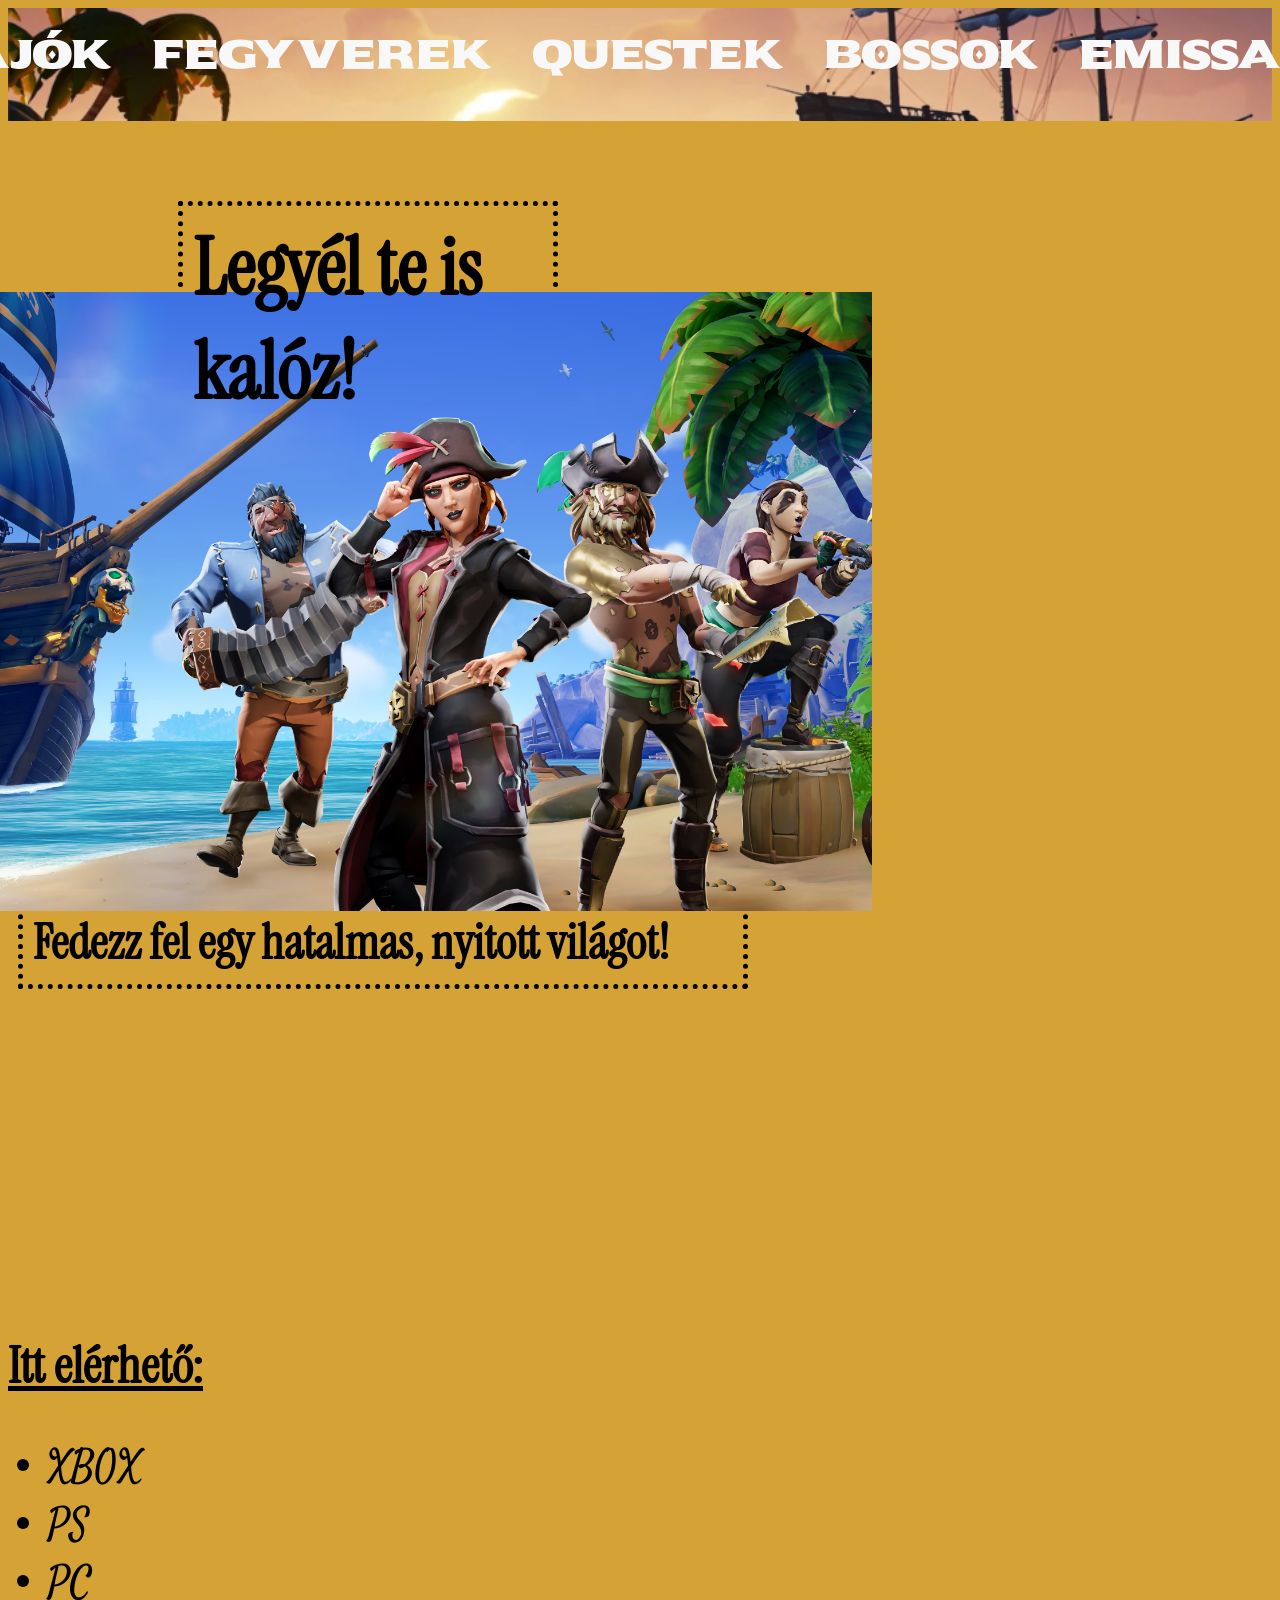
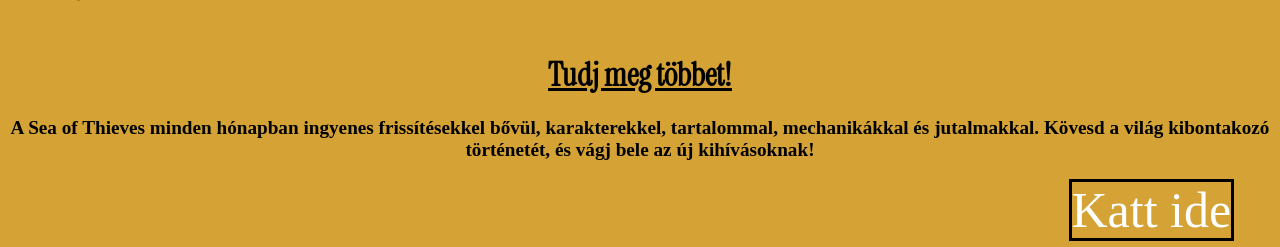
<file: index.html>
<!DOCTYPE html>
<html lang="hu">
<head>
    <meta charset="UTF-8">
    <meta name="viewport" content="width=device-width, initial-scale=1.0">
    <title>Sea of Thieves</title>
    <link rel="stylesheet" href="style.css">
    <link href="https://fonts.googleapis.com/css2?family=Sekuya&display=swap" rel="stylesheet">
    <link href="https://fonts.googleapis.com/css2?family=Instrument+Serif&display=swap" rel="stylesheet">
    <link href="https://fonts.googleapis.com/css2?family=Satisfy&display=swap" rel="stylesheet">
</head>
<body>
    <header class="head">
       <nav>
            <a href="" class="link">Hajók</a>
            <a href="" class="link">Fegyverek</a>
            <a href="" class="link">Questek</a>
            <a href="" class="link">Bossok</a>
            <a href="" class="link">Emissary</a>
        </nav> 
    </header>
    <h1 id="mainszoveg">Legyél te is  <br>kalóz!</h1>
    <img src="b8a3172c1fbc6a0e3627ce204c8faeb020ab0cd5f1705872.avif" alt="Sea of Thieves" id="elsokep" title="Sea of Thieves">
    <h1 id="kisszoveg">Fedezz fel egy hatalmas, nyitott világot!</h1>
    <br><br><br><br><br><br><br><br><br><br><br><br><br><br><br>
    <h2 id="elerheto">Itt elérhető:</h2>
    <ul>
        <li id="xbox">XBOX</li>
        <li id="ps">PS</li>
        <li id="pc">PC</li>
    </ul>
    <h1 id="update">Tudj meg többet!</h1>
    <p id="updateszoveg">A Sea of ​​Thieves minden hónapban ingyenes frissítésekkel bővül, karakterekkel, tartalommal, mechanikákkal és jutalmakkal. Kövesd a világ kibontakozó történetét, és vágj bele az új kihívásoknak!</p>
    <a href="https://www.seaofthieves.com/" id="link" target="_blank">Katt ide</a>
</body>
</html>
</file>
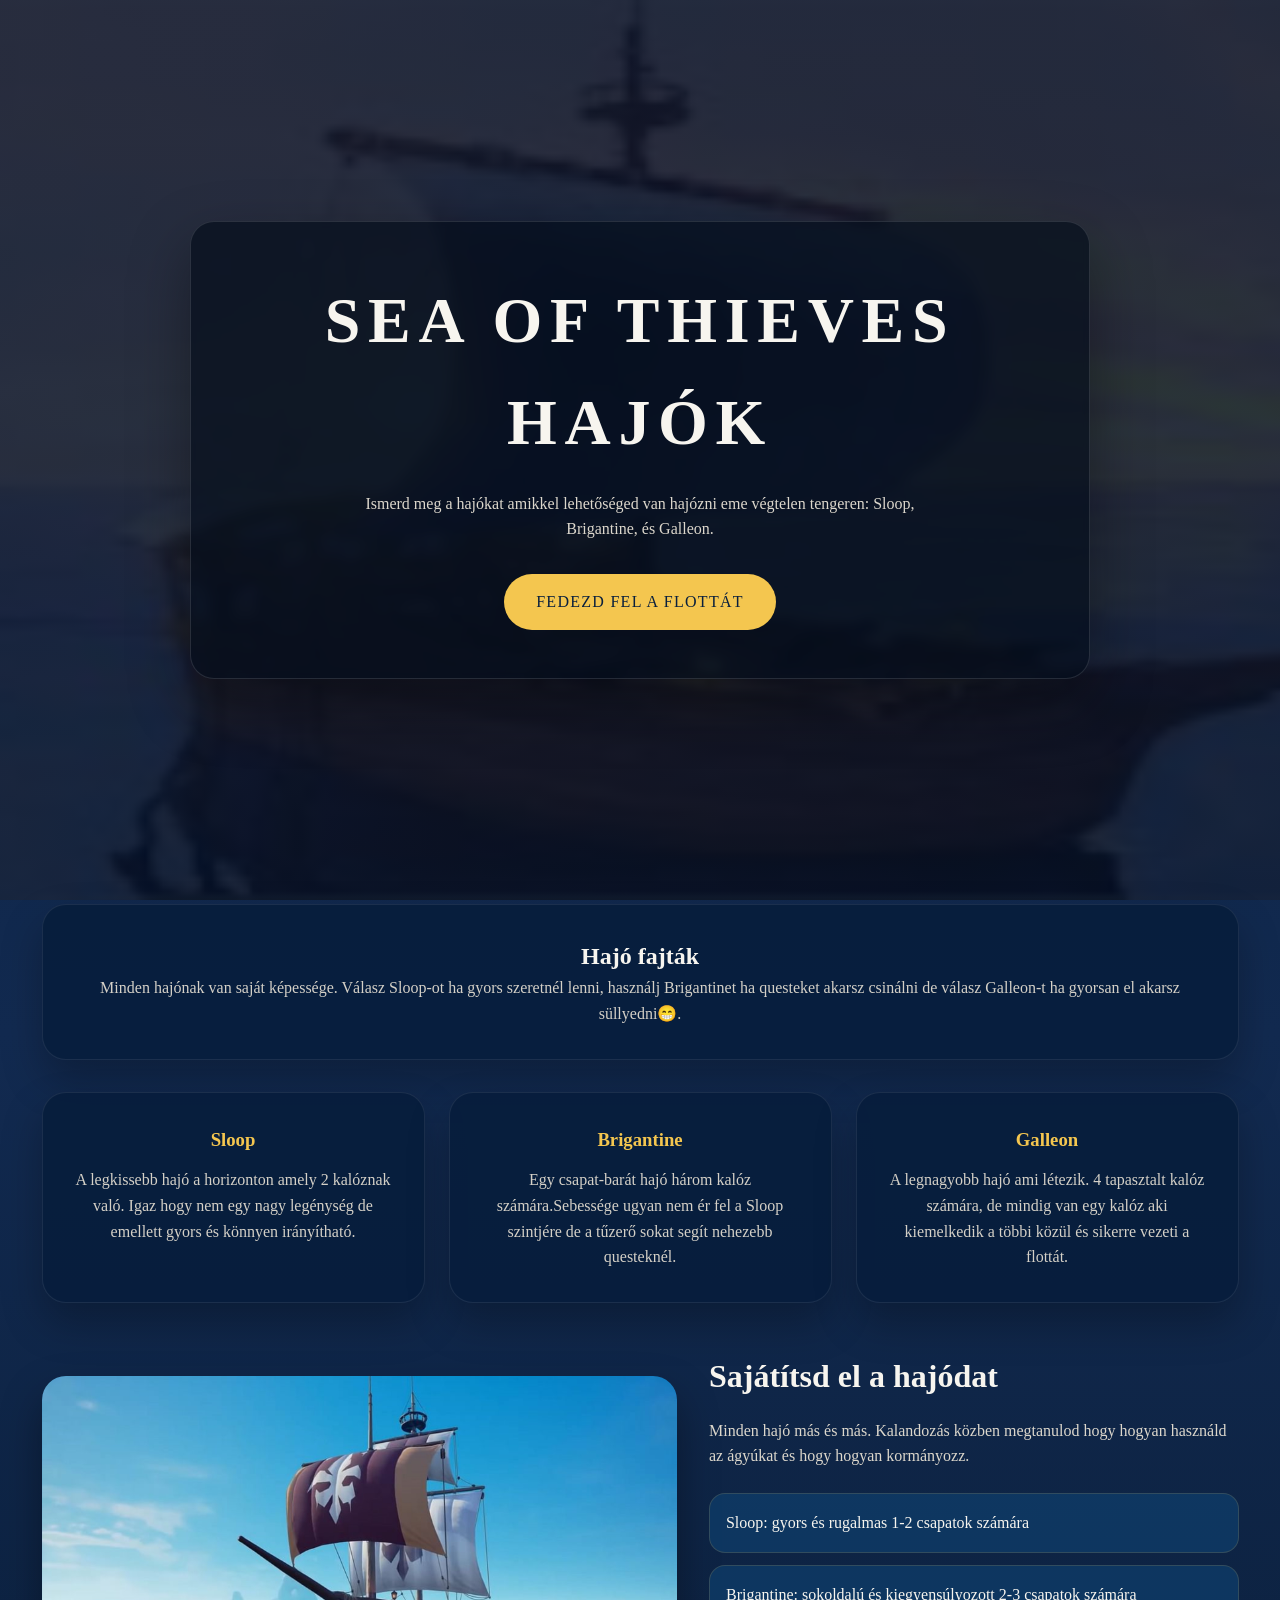
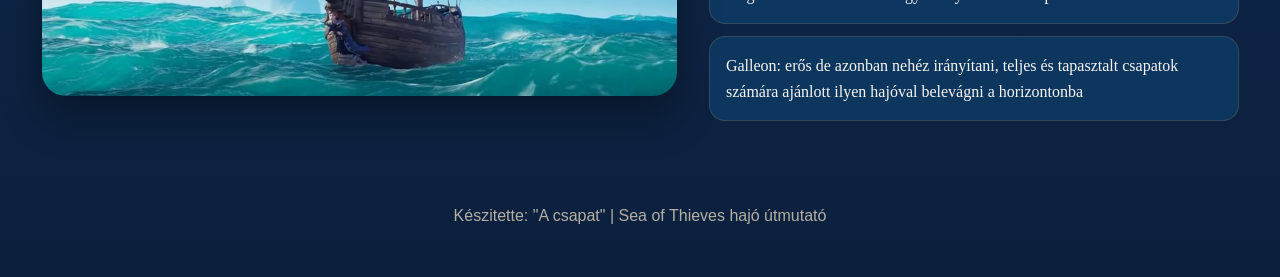
<file: llll.html>
<!DOCTYPE html>
<html lang="en">
<head>
  <meta charset="UTF-8">
  <meta name="viewport" content="width=device-width, initial-scale=1.0">
  <title>Sea of Thieves Hajók</title>
  <link rel="stylesheet" href="llll.css">

</head>
<body>

  <header class="header , satisfy-regular">

    <div class="header-content , satisfy-regular">

      <h1>Sea of Thieves Hajók</h1>

      <p>Ismerd meg a hajókat amikkel lehetőséged van hajózni eme végtelen tengeren: Sloop, Brigantine, és Galleon.</p>

      <a class="button , satisfy-regular" href="#ships">Fedezd fel a flottát</a>

    </div>

  </header>

  <main>

    <section id="ships" class="section intro">

      <div class="card feature , satisfy-regular">

        <h2>Hajó fajták</h2>
        
        <p>Minden hajónak van saját képessége. Válasz Sloop-ot ha gyors szeretnél lenni, használj Brigantinet ha questeket akarsz csinálni de válasz Galleon-t ha gyorsan el akarsz süllyedni😁.
        </p>

      </div>

      <div class="cards-grid">

        <article class="card feature , satisfy-regular">

          <h3>Sloop</h3>

          <p>A legkissebb hajó a horizonton amely 2 kalóznak való. Igaz hogy nem egy nagy legénység de emellett gyors és könnyen irányítható.</p>

        </article>

        <article class="card feature , satisfy-regular">

          <h3>Brigantine</h3>

          <p>Egy csapat-barát hajó három kalóz számára.Sebessége ugyan nem ér fel a Sloop szintjére de a tűzerő sokat segít nehezebb questeknél.</p>

        </article>

        <article class="card feature , satisfy-regular">

          <h3>Galleon</h3>

          <p>A legnagyobb hajó ami létezik. 4 tapasztalt kalóz számára, de mindig van egy kalóz aki kiemelkedik a többi közül és sikerre vezeti a flottát.</p>

        </article>

      </div>

    </section>

    <section class="section story , satisfy-regular">

      <div class="story-image"></div>

      <div class="story-text">

        <h2>Sajátítsd el a hajódat</h2>

        <p>Minden hajó más és más. Kalandozás közben megtanulod hogy hogyan használd az ágyúkat és hogy hogyan kormányozz.</p>

        <ul>
          <li>Sloop: gyors és rugalmas 1-2 csapatok számára</li>
          <li>Brigantine: sokoldalú és kiegyensúlyozott 2-3 csapatok számára</li>
          <li>Galleon: erős de azonban nehéz irányítani, teljes és tapasztalt csapatok számára ajánlott ilyen hajóval belevágni a horizontonba</li>
        </ul>

      </div>

    </section>
  </main>

  <footer>
    <p>Készitette: "A csapat" | Sea of Thieves hajó útmutató</p>
  </footer>

</body>
</html>
</file>
<file: style.css>
.link{
    text-decoration: none;
    color: rgb(248, 248, 248);
    font-size: 40px;
    font-stretch: ultra-condensed;
    padding-top:20px ;
    font-family: "Sekuya", system-ui;
    font-weight: 400;
    font-style: normal;
}

.head{
    height: 12.5vh;
    width: 100%;
    background-size: cover;
    background-position: center;
    background-image: url(keszvanelv.webp);
    background-repeat: no-repeat;
}

nav{
    display: flex;
    gap: 40px;
    justify-content: center;
}

.link:hover{
    text-shadow: 2px 2px 5px rgba(96, 243, 253, 0.842);
    font-size: 50px;
}

body{
    background-color: rgb(212, 162, 53);
}

#mainszoveg{
    margin-top: 80px ;
    font-size: 500%;
    margin-left: 170px;
    width: 350px;
    border: 5px solid black;
    padding: 10px;
    border-style: dotted;
    font-family: "Instrument Serif", serif;
    font-weight: 400px;
}

#elsokep{
    width: 1100px;
    float: right;
    margin-right: 400px;
    margin-top: -200px;
}

#kisszoveg{
    margin-top: 80px ;
    font-size: 300%;
    margin-left: 10px;
    width: 700px;
    border: 5px solid black;
    padding: 10px;
    border-style: dotted;
    font-family: "Instrument Serif", serif;
}

ul{
    font-size: 40px;
    font-family: "Satisfy", cursive;
    font-weight: 400;
    font-style: normal;
}

#update{
    text-align: center;
    font-family: "Instrument Serif", serif;
    font-weight: 400px;
    font-style: normal;
    text-decoration: underline;
}

#updateszoveg{
    text-align: center;
    font-weight: bolder;
    font-size: larger;
}

#elerheto{
    font-family: "Instrument Serif", serif;
    font-weight: 600px;
    font-style: normal;
    text-decoration: underline;
    font-size: 50px;
}

#link{
    color: white;
    text-decoration: none;
    font-size: 50px;
    margin-left: 1060.5px;
    border: solid 3px black;
}

#link:hover{
    color: red;
}
</file>
<file: llll.css>
:root {
  --navy: #081f3d;
  --ocean: #0f3f6d;
  --gold: #f4c64f;
  --sand: #e5d6b5;
  --light: #f7f5ef;
  --shadow: rgba(0, 0, 0, 0.35);
}

* {
  box-sizing: border-box;
  margin: 0;
  padding: 0;
}

body {
  font-family: "Segoe UI", Tahoma, Geneva, Verdana, sans-serif;
  line-height: 1.6;
  color: #f7f5ef;
  background: linear-gradient(180deg, #081f3d 0%, #122a50 55%, #0b203d 100%);
}

.header {
  min-height: 100vh;
  display: grid;
  place-items: center;
  text-align: center;
  padding: 3rem 1.5rem;
  background-image: linear-gradient(rgba(4, 17, 38, 0.85), rgba(4, 17, 38, 0.85)), url('slooooooop.png');
  background-size: cover;
  background-position: center;
}

.header-content {
  max-width: 900px;
  backdrop-filter: blur(3px);
  background: rgba(2, 11, 26, 0.65);
  border: 1px solid rgba(255, 255, 255, 0.12);
  padding: 3rem 2rem;
  border-radius: 24px;
  box-shadow: 0 24px 60px var(--shadow);
}

.header h1 {
  font-size: clamp(2.5rem, 5vw, 4rem);
  letter-spacing: 0.12em;
  margin-bottom: 1rem;
  text-transform: uppercase;
}

.header p {
  max-width: 38rem;
  margin: 0 auto 2rem;
  color: #dcd7cc;
}

.button {
  display: inline-block;
  padding: 0.95rem 2rem;
  border-radius: 999px;
  background: var(--gold);
  color: #081f3d;
  font-weight: 700;
  text-transform: uppercase;
  letter-spacing: 0.08em;
  text-decoration: none;
  transition: transform 0.25s ease, box-shadow 0.25s ease;
}

.button:hover {
  transform: translateY(-2px);
  box-shadow: 0 16px 30px rgba(244, 198, 79, 0.32);
}

main {
  padding: 4px 1.5px 2px;
  max-width: 1200px;
  margin: 0 auto;
}

.section {
  margin-bottom: 3rem;
}

.intro {
  text-align: center;
}

.card {
  background: rgba(7, 29, 60, 0.9);
  border: 1px solid rgba(255, 255, 255, 0.08);
  border-radius: 24px;
  padding: 2rem;
  box-shadow: 0 20px 40px rgba(0, 0, 0, 0.25);
}

.cards-grid {
  display: grid;
  gap: 1.5rem;
  margin-top: 2rem;
  grid-template-columns: repeat(auto-fit, minmax(220px, 1fr));
}

.feature h3 {
  margin-bottom: 0.8rem;
  color: var(--gold);
}

.feature p {
  color: #d4d0c7;
}

.story {
  display: grid;
  grid-template-columns: 1.2fr 1fr;
  gap: 2rem;
  align-items: center;
}

.story-image {
  min-height: 320px;
  border-radius: 24px;
  background-image: url('brig.jpg');
  background-size: cover;
  background-position: center;
  box-shadow: 0 20px 40px rgba(0, 0, 0, 0.35);
}

.story-text h2 {
  font-size: 2rem;
  margin-bottom: 1rem;
}

.story-text p {
  margin-bottom: 1.5rem;
  color: #dcd7cc;
}

.story-text ul {
  list-style: none;
  display: grid;
  gap: 0.75rem;
}

.story-text li {
  padding: 1rem;
  background: rgba(15, 63, 109, 0.7);
  border: 1px solid rgba(244, 198, 79, 0.15);
  border-radius: 16px;
}

footer {
  text-align: center;
  padding: 2rem 1rem 3rem;
  color: #b4afa3;
}

@media (max-width: 860px) {
  .story {
    grid-template-columns: 1fr;
  }
}

@media (max-width: 560px) {
  .hero {
    padding: 2rem 1rem;
  }

  .hero-content {
    padding: 2rem 1.5rem;
  }
}

.satisfy-regular {
  font-family: "Satisfy", cursive;
  font-weight: 400;
  font-style: normal;
}
</file>
